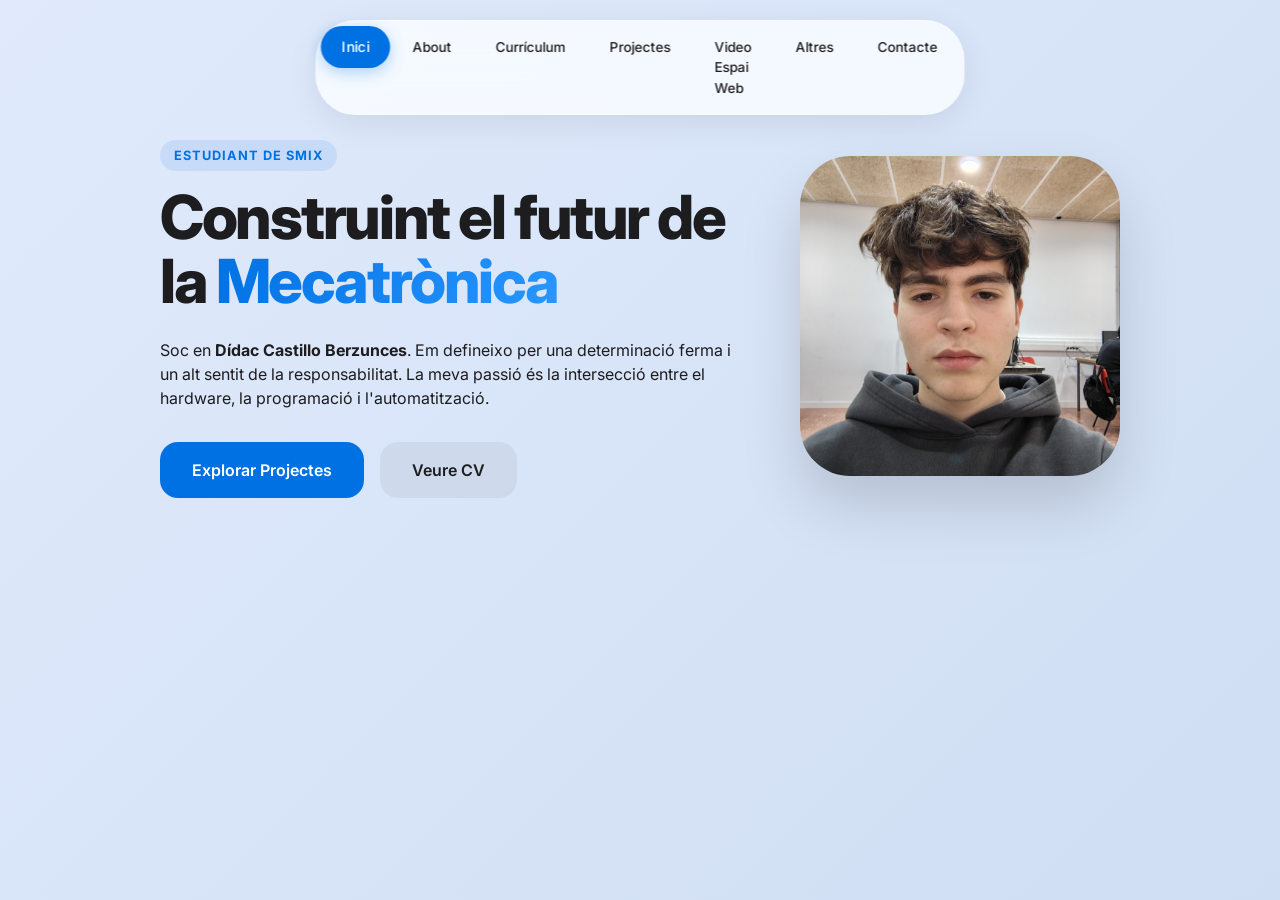
<file: index.html>
<!DOCTYPE html>
<html lang="ca">
<head>
    <meta charset="UTF-8">
    <meta name="viewport" content="width=device-width, initial-scale=1.0">
    <title>Dídac Castillo | Portfoli IT</title>
    <link rel="stylesheet" href="Paginas web pruebas/style.css">
    <link href="https://fonts.googleapis.com/css2?family=Inter:wght@400;500;600;700;800&display=swap" rel="stylesheet">
</head>
<body>

    <nav class="navbar">
        <div class="nav-container">
            <ul class="nav-links">
                <li><a href="index.html" class="active">Inici</a></li>
                <li><a href="Paginas web pruebas/about.html">About</a></li>
                <li><a href="Paginas web pruebas/cv.html">Currículum</a></li>
                <li><a href="Paginas web pruebas/projectes.html">Projectes</a></li>
                <li><a href="Paginas web pruebas/videoespaiweb.html">Video Espai Web</a></li>
                <li><a href="Paginas web pruebas/altres.html">Altres</a></li>
                <li><a href="Paginas web pruebas/contacte.html">Contacte</a></li>
            </ul>
        </div>
    </nav>

    <main class="container">
        <header class="hero-wrapper">
            <div class="hero-content">
                <span class="badge">Estudiant de SMIX</span>
                <h1>Construint el futur de la <span class="highlight">Mecatrònica</span></h1>
                <p>
                    Soc en <strong>Dídac Castillo Berzunces</strong>. Em defineixo per una determinació ferma i un alt sentit de la responsabilitat. 
                    La meva passió és la intersecció entre el hardware, la programació i l'automatització.
                </p>
                <div class="cta-group">
                    <a href="projectes.html" class="btn btn-primary">Explorar Projectes</a>
                    <a href="cv.html" class="btn btn-outline">Veure CV</a>
                </div>
            </div>

            <div class="hero-visual">
                <img src="Paginas web pruebas/IMG_20260318_125308.jpg" alt="Dídac Castillo" class="hero-img">
            </div>
        </header>

        <section class="purpose-bar">
        </section>
    </main>

</body>
</html>
</file>
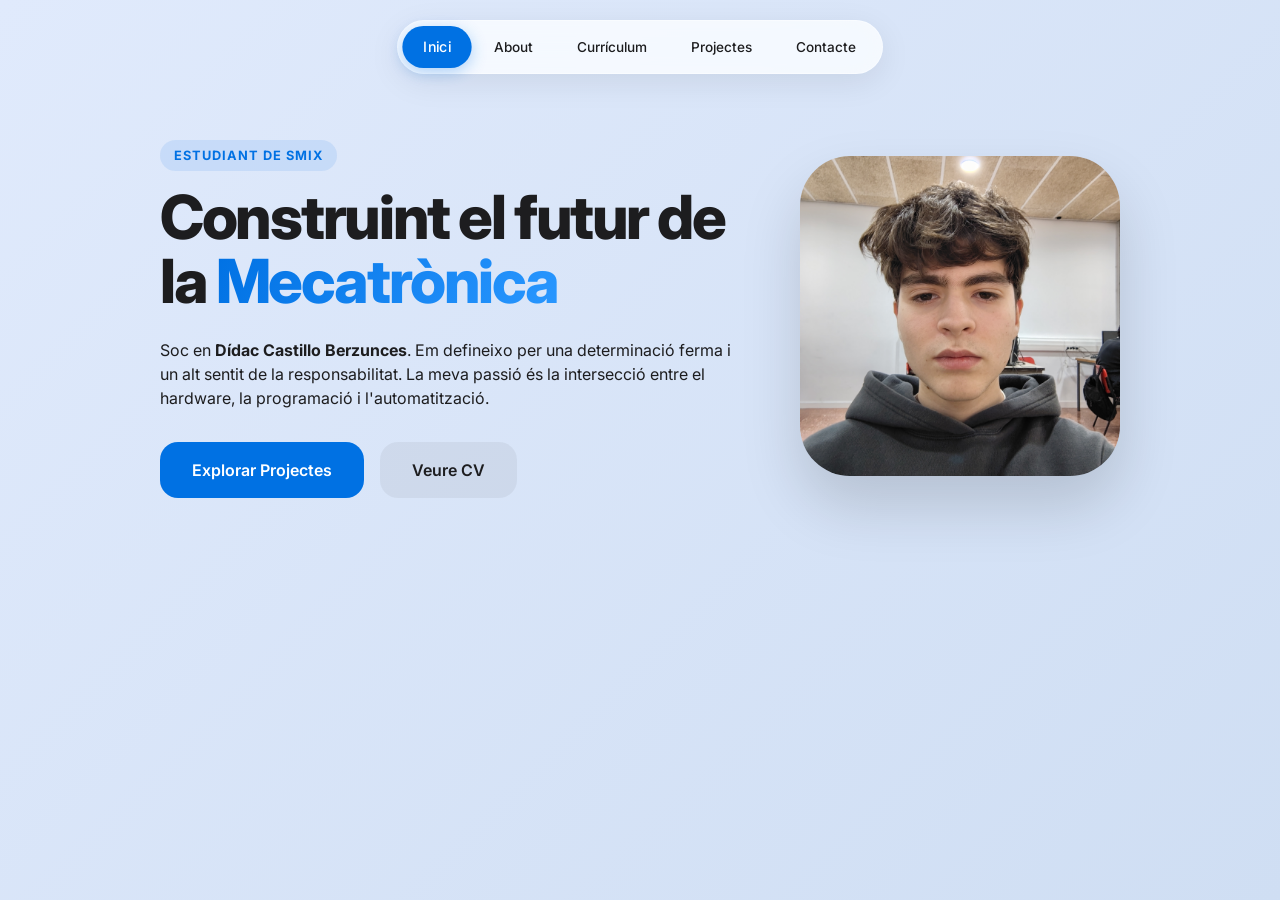
<file: Paginas web pruebas/index.html>
<!DOCTYPE html>
<html lang="ca">
<head>
    <meta charset="UTF-8">
    <meta name="viewport" content="width=device-width, initial-scale=1.0">
    <title>Dídac Castillo | Portfoli IT</title>
    <link rel="stylesheet" href="style.css">
    <link href="https://fonts.googleapis.com/css2?family=Inter:wght@400;500;600;700;800&display=swap" rel="stylesheet">
</head>
<body>

    <nav class="navbar">
        <div class="nav-container">
            <ul class="nav-links">
                <li><a href="index.html" class="active">Inici</a></li>
                <li><a href="about.html">About</a></li>
                <li><a href="cv.html">Currículum</a></li>
                <li><a href="projectes.html">Projectes</a></li>
                <li><a href="contacte.html">Contacte</a></li>
            </ul>
        </div>
    </nav>

    <main class="container">
        <header class="hero-wrapper">
            <div class="hero-content">
                <span class="badge">Estudiant de SMIX</span>
                <h1>Construint el futur de la <span class="highlight">Mecatrònica</span></h1>
                <p>
                    Soc en <strong>Dídac Castillo Berzunces</strong>. Em defineixo per una determinació ferma i un alt sentit de la responsabilitat. 
                    La meva passió és la intersecció entre el hardware, la programació i l'automatització.
                </p>
                <div class="cta-group">
                    <a href="projectes.html" class="btn btn-primary">Explorar Projectes</a>
                    <a href="cv.html" class="btn btn-outline">Veure CV</a>
                </div>
            </div>

            <div class="hero-visual">
                <img src="IMG_20260318_125308.jpg" alt="Dídac Castillo" class="hero-img">
            </div>
        </header>

        <section class="purpose-bar">
        </section>
    </main>

</body>
</html>
</file>
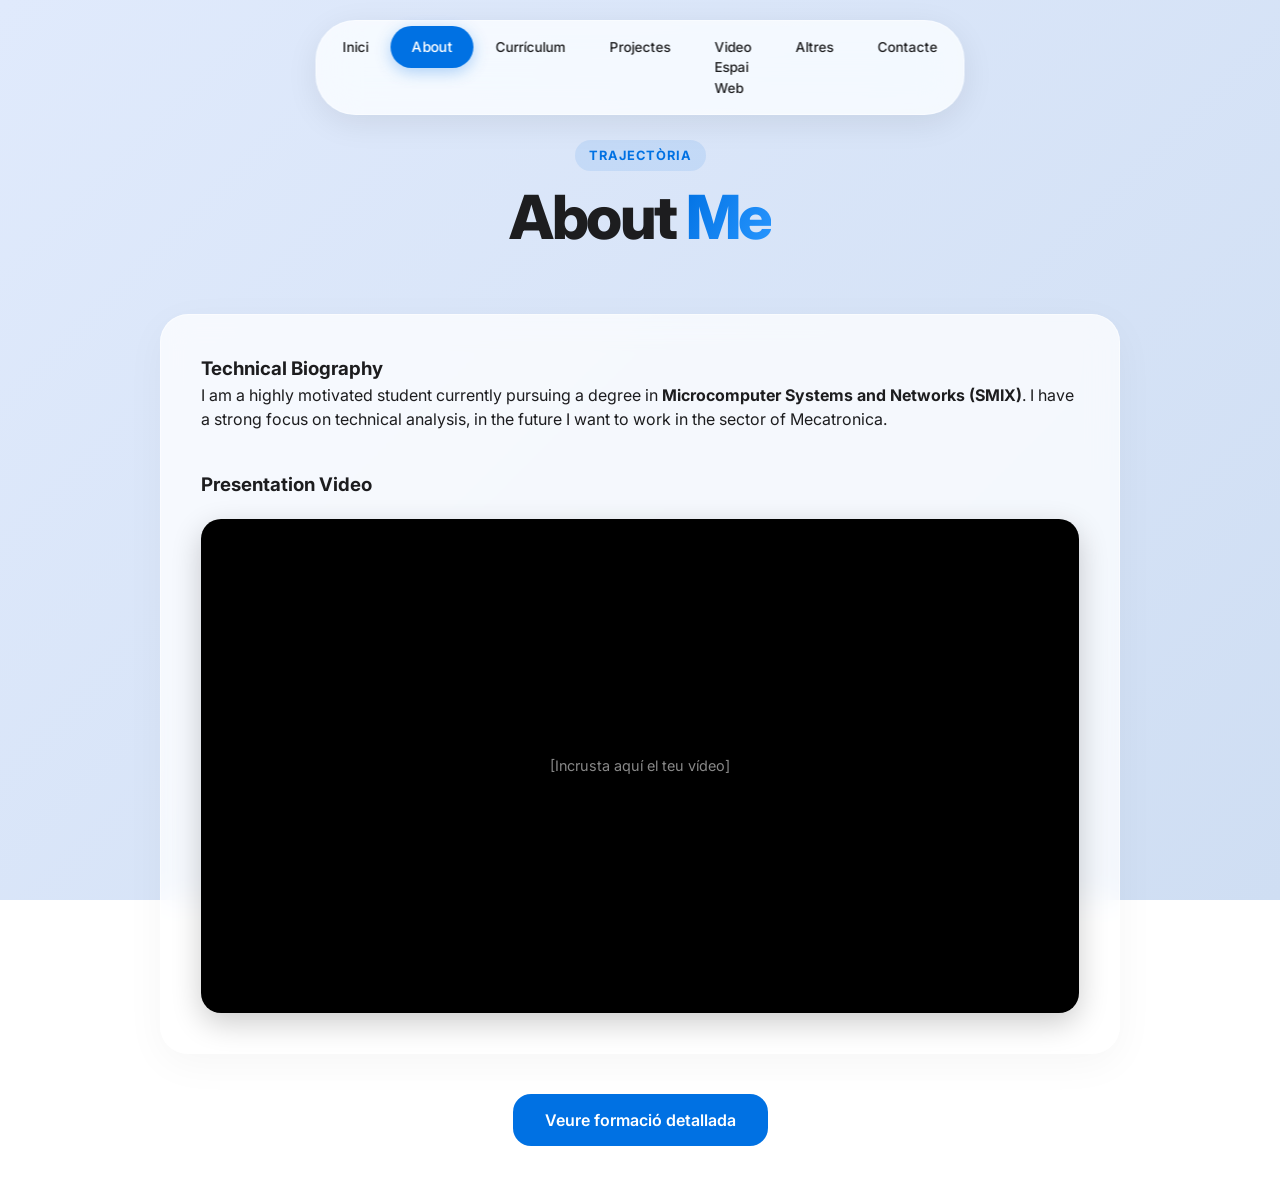
<file: Paginas web pruebas/about.html>
<!DOCTYPE html>
<html lang="ca">
<head>
    <meta charset="UTF-8">
    <meta name="viewport" content="width=device-width, initial-scale=1.0">
    <title>Sobre mi | Dídac Castillo</title>
    <link rel="stylesheet" href="style.css">
    <link href="https://fonts.googleapis.com/css2?family=Inter:wght@400;500;600;700;800&display=swap" rel="stylesheet">
</head>
<body>

    <nav class="navbar">
        <div class="nav-container">
            <ul class="nav-links">
                <li><a href="../index.html">Inici</a></li>
                <li><a href="about.html" class="active">About</a></li>
                <li><a href="cv.html">Currículum</a></li>
                <li><a href="projectes.html">Projectes</a></li>
                <li><a href="videoespaiweb.html">Video Espai Web</a></li>
                <li><a href="altres.html">Altres</a></li>
                <li><a href="contacte.html">Contacte</a></li>
            </ul>
        </div>
    </nav>

    <main class="container">
        <header style="text-align: center; margin-bottom: 40px;">
            <span class="badge">Trajectòria</span>
            <h1>About <span class="highlight">Me</span></h1>
        </header>

        <section class="glass-card">
            <h3>Technical Biography</h3>
            <p>
                I am a highly motivated student currently pursuing a degree in <strong>Microcomputer Systems and Networks (SMIX)</strong>. 
                I have a strong focus on technical analysis, in the future I want to work in the sector of Mecatronica.
            </p>
            
            <div style="margin-top: 40px;">
                <h3 style="margin-bottom: 20px;">Presentation Video</h3>

                <div class="video-container" style="position: relative; padding-bottom: 56.25%; height: 0; overflow: hidden; border-radius: 20px; background: #000; box-shadow: 0 10px 30px rgba(0,0,0,0.2);">
                    <div style="position: absolute; top: 50%; left: 50%; transform: translate(-50%, -50%); color: #fff; text-align: center; width: 100%;">
                        <p style="color: #888; font-size: 0.9rem;">[Incrusta aquí el teu vídeo]</p>
                
                    </div>
                </div>
            </div>
        </section>

        <div style="margin-top: 30px;">
            <a href="cv.html" class="btn btn-primary">Veure formació detallada</a>
        </div>
    </main>

</body>
</html>
</file>
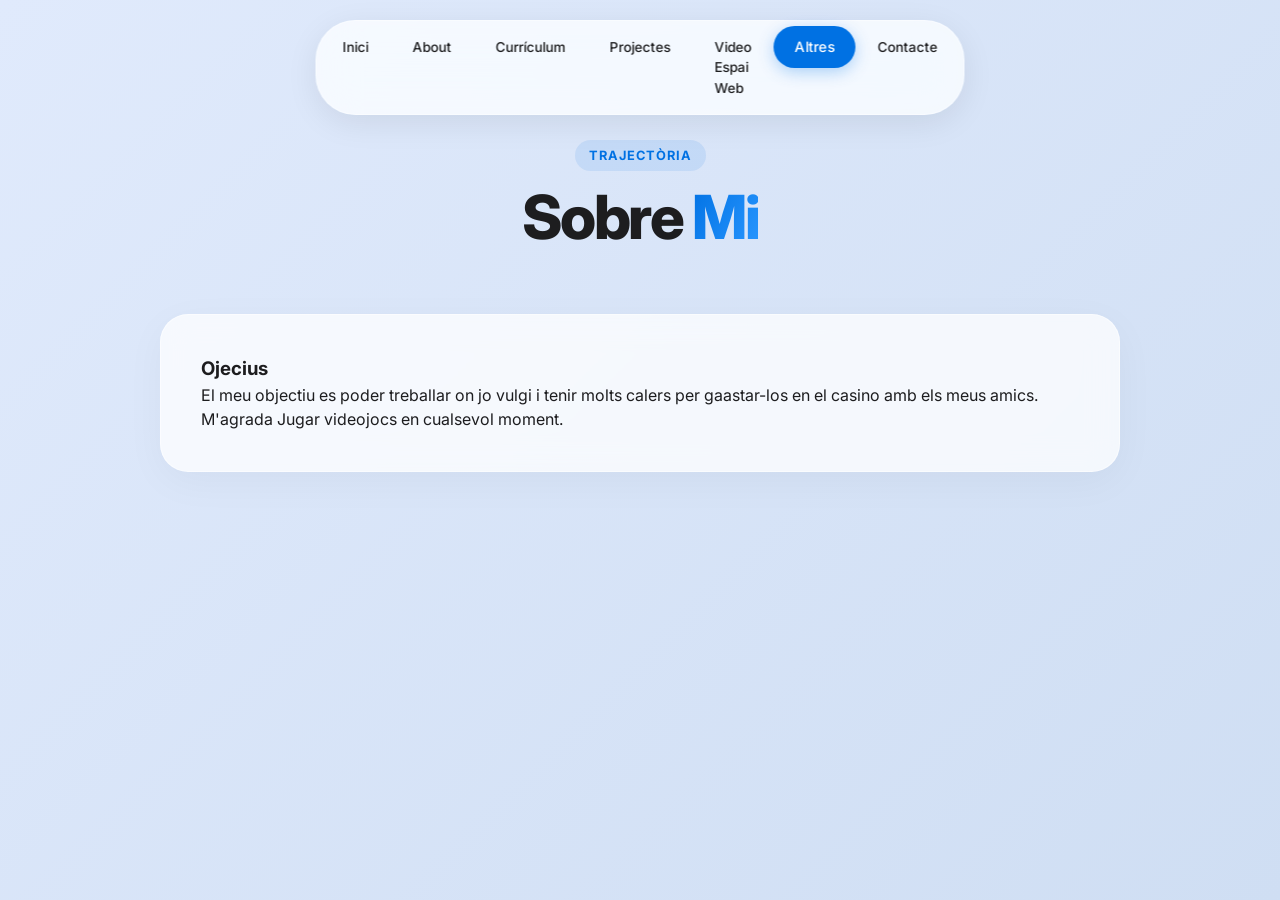
<file: Paginas web pruebas/altres.html>
<!DOCTYPE html>
<html lang="ca">
<head>
    <meta charset="UTF-8">
    <meta name="viewport" content="width=device-width, initial-scale=1.0">
    <title>Sobre mi | Dídac Castillo</title>
    <link rel="stylesheet" href="style.css">
    <link href="https://fonts.googleapis.com/css2?family=Inter:wght@400;500;600;700;800&display=swap" rel="stylesheet">
</head>
<body>

    <nav class="navbar">
        <div class="nav-container">
            <ul class="nav-links">
                <li><a href="../index.html">Inici</a></li>
                <li><a href="about.html">About</a></li>
                <li><a href="cv.html">Currículum</a></li>
                <li><a href="projectes.html">Projectes</a></li>
                <li><a href="videoespaiweb.html">Video Espai Web</a></li>
                <li><a href="altres.html" class="active">Altres</a></li>
                <li><a href="contacte.html">Contacte</a></li>
            </ul>
        </div>
    </nav>

    <main class="container">
        <header style="text-align: center; margin-bottom: 40px;">
            <span class="badge">Trajectòria</span>
            <h1>Sobre <span class="highlight">Mi</span></h1>
        </header>

        <section class="glass-card">
            <h3>Ojecius</h3>
            <p>
              El meu objectiu es poder treballar on jo vulgi i tenir molts calers per gaastar-los en el casino amb els meus amics.
              M'agrada Jugar videojocs en cualsevol moment.
            </p>
</file>
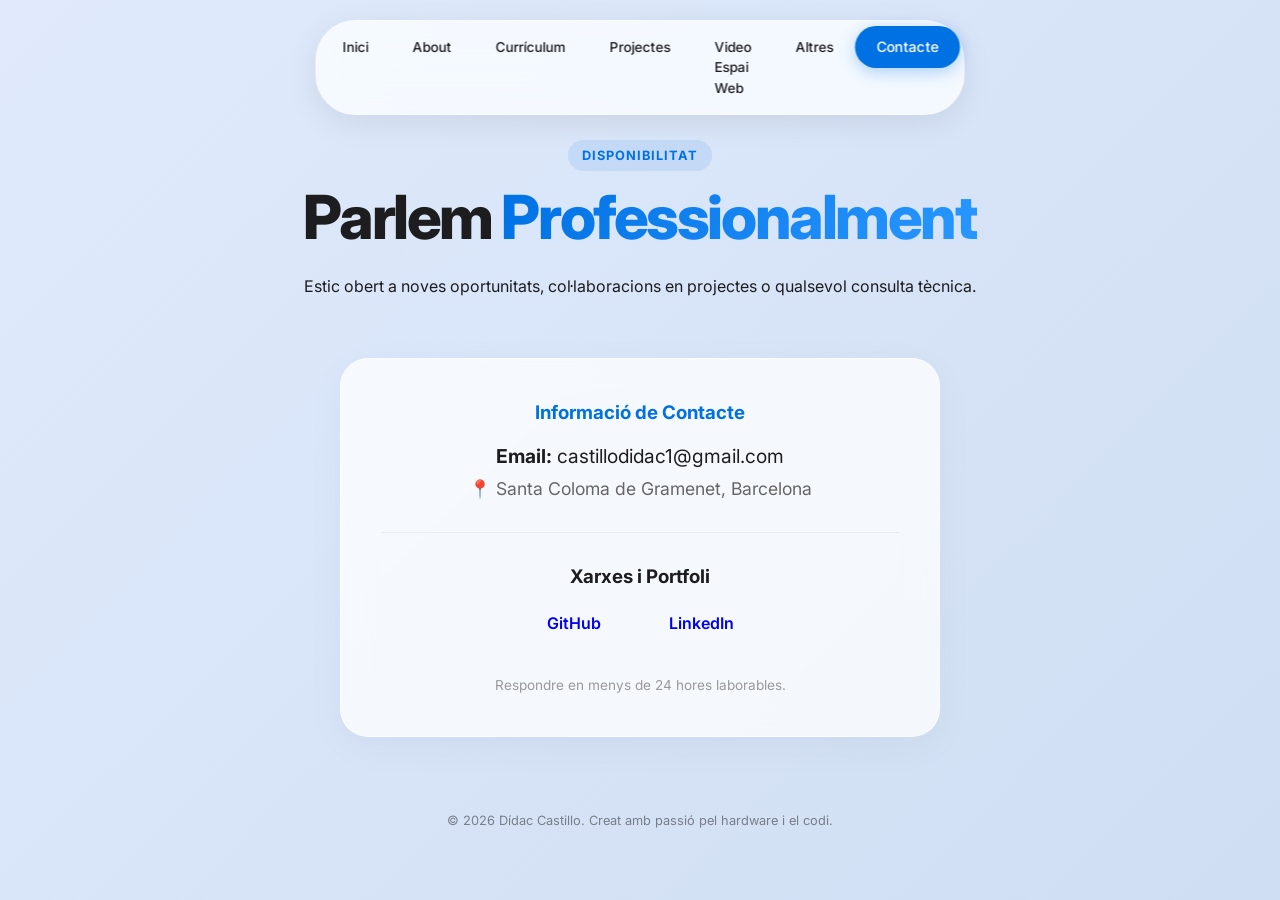
<file: Paginas web pruebas/contacte.html>
<!DOCTYPE html>
<html lang="ca">
<head>
    <meta charset="UTF-8">
    <meta name="viewport" content="width=device-width, initial-scale=1.0">
    <title>Contacte | Dídac Castillo</title>
    <link rel="stylesheet" href="style.css">
    <link href="https://fonts.googleapis.com/css2?family=Inter:wght@400;500;600;700;800&display=swap" rel="stylesheet">
</head>
<body>

    <nav class="navbar">
        <div class="nav-container">
            <ul class="nav-links">
                <li><a href="../index.html">Inici</a></li>
                <li><a href="about.html">About</a></li>
                <li><a href="cv.html">Currículum</a></li>
                <li><a href="projectes.html">Projectes</a></li>
                <li><a href="videoespaiweb.html">Video Espai Web</a></li>
                <li><a href="altres.html">Altres</a></li>
                <li><a href="contacte.html" class="active">Contacte</a></li>
            </ul>
        </div>
    </nav>

    <main class="container">
        <header style="text-align: center; margin-bottom: 40px;">
            <span class="badge">Disponibilitat</span>
            <h1>Parlem <span class="highlight">Professionalment</span></h1>
            <p style="margin: 20px auto;">Estic obert a noves oportunitats, col·laboracions en projectes o qualsevol consulta tècnica.</p>
        </header>

        <section class="glass-card" style="text-align: center; max-width: 600px;">
            <div style="margin-bottom: 30px;">
                <h3 style="margin-bottom: 15px; color: var(--apple-blue);">Informació de Contacte</h3>
                <p style="font-size: 1.2rem; margin-bottom: 5px;">
                    <strong>Email:</strong> <a href="mailto:castillodidac1@gmail.com" style="text-decoration: none; color: inherit;">castillodidac1@gmail.com</a>
                </p>
                <p style="font-size: 1.1rem; color: #666;">
                    📍 Santa Coloma de Gramenet, Barcelona
                </p>
            </div>

            <hr style="border: 0; border-top: 1px solid rgba(0,0,0,0.05); margin: 30px 0;">

            <h3 style="margin-bottom: 20px;">Xarxes i Portfoli</h3>
            <div class="social-links">
                <a href="https://github.com/dicabe25-cmyk" target="_blank" class="btn">GitHub</a>
                <a href="#" target="_blank" class="btn">LinkedIn</a>
            </div>
            
            <p style="margin-top: 40px; font-size: 0.85rem; color: #999;">
                Respondre en menys de 24 hores laborables.
            </p>
        </section>

        <footer style="margin-top: 50px; opacity: 0.5; font-size: 0.8rem;">
            © 2026 Dídac Castillo. Creat amb passió pel hardware i el codi.
        </footer>
    </main>

</body>
</html>
</file>
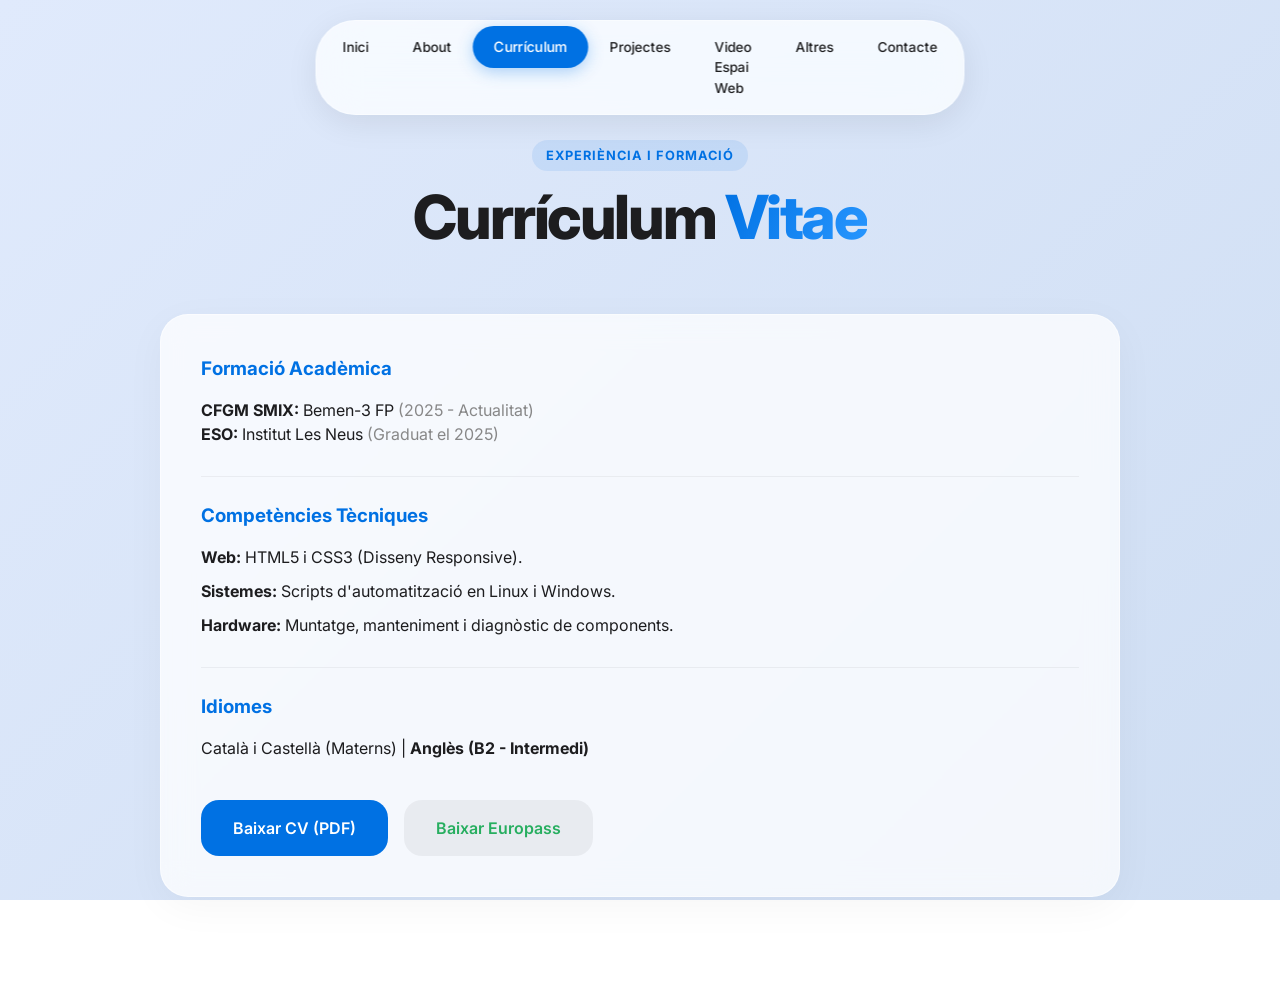
<file: Paginas web pruebas/cv.html>
<!DOCTYPE html>
<html lang="ca">
<head>
    <meta charset="UTF-8">
    <meta name="viewport" content="width=device-width, initial-scale=1.0">
    <title>Currículum | Dídac Castillo</title>
    <link rel="stylesheet" href="style.css">
    <link href="https://fonts.googleapis.com/css2?family=Inter:wght@400;500;600;700;800&display=swap" rel="stylesheet">
</head>
<body>

    <nav class="navbar">
        <div class="nav-container">
            <ul class="nav-links">
                <li><a href="../index.html">Inici</a></li>
                <li><a href="about.html">About</a></li>
                <li><a href="cv.html" class="active">Currículum</a></li>
                <li><a href="projectes.html">Projectes</a></li>
                <li><a href="videoespaiweb.html">Video Espai Web</a></li>
                <li><a href="altres.html">Altres</a></li>
                <li><a href="contacte.html">Contacte</a></li>
            </ul>
        </div>
    </nav>

    <main class="container">
        <header style="text-align: center; margin-bottom: 40px;">
            <span class="badge">Experiència i Formació</span>
            <h1>Currículum <span class="highlight">Vitae</span></h1>
        </header>

        <section class="glass-card">
            <div style="margin-bottom: 30px;">
                <h3 style="color: var(--apple-blue); margin-bottom: 15px;">Formació Acadèmica</h3>
                <p><strong>CFGM SMIX:</strong> Bemen-3 FP <span style="color: #888;">(2025 - Actualitat)</span></p>
                <p><strong>ESO:</strong> Institut Les Neus <span style="color: #888;">(Graduat el 2025)</span></p>
            </div>

            <hr style="border: 0; border-top: 1px solid rgba(0,0,0,0.05); margin: 25px 0;">

            <div style="margin-bottom: 30px;">
                <h3 style="color: var(--apple-blue); margin-bottom: 15px;">Competències Tècniques</h3>
                <ul style="list-style: none;">
                    <li style="margin-bottom: 10px;"> <strong>Web:</strong> HTML5 i CSS3 (Disseny Responsive).</li>
                    <li style="margin-bottom: 10px;"> <strong>Sistemes:</strong> Scripts d'automatització en Linux i Windows.</li>
                    <li style="margin-bottom: 10px;"> <strong>Hardware:</strong> Muntatge, manteniment i diagnòstic de components.</li>
                </ul>
            </div>

            <hr style="border: 0; border-top: 1px solid rgba(0,0,0,0.05); margin: 25px 0;">

            <div style="margin-bottom: 30px;">
                <h3 style="color: var(--apple-blue); margin-bottom: 15px;">Idiomes</h3>
                <p>Català i Castellà (Materns) | <strong>Anglès (B2 - Intermedi)</strong></p>
            </div>

            <div class="cta-group" style="justify-content: flex-start; margin-top: 40px;">
                <a href="Curriculum Vitae.pdf" class="btn btn-primary" download>
                    Baixar CV (PDF)
                </a>
                <a href="Europass.pdf" class="btn btn-outline" style="border-color: #27ae60; color: #27ae60;" download>
                    Baixar Europass
                </a>
            </div>
        </section>
    </main>

</body>
</html>
</file>
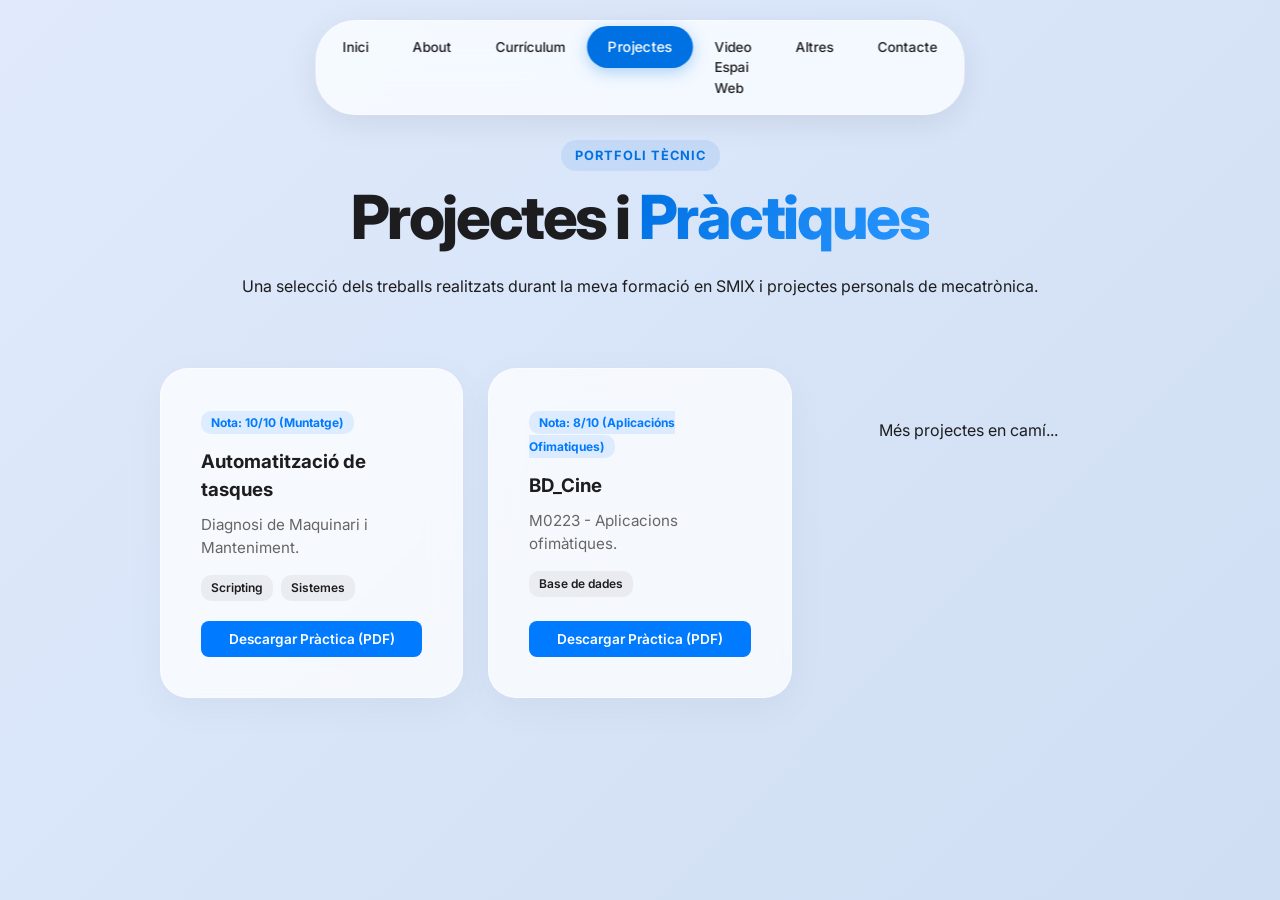
<file: Paginas web pruebas/projectes.html>
<!DOCTYPE html>
<html lang="ca">
<head>
    <meta charset="UTF-8">
    <meta name="viewport" content="width=device-width, initial-scale=1.0">
    <title>Projectes | Dídac Castillo</title>
    <link rel="stylesheet" href="style.css">
    <link href="https://fonts.googleapis.com/css2?family=Inter:wght@400;500;600;700;800&display=swap" rel="stylesheet">
</head>
<body>

    <nav class="navbar">
        <div class="nav-container">
            <ul class="nav-links">
                <li><a href="../index.html">Inici</a></li>
                <li><a href="about.html">About</a></li>
                <li><a href="cv.html">Currículum</a></li>
                <li><a href="projectes.html" class="active">Projectes</a></li>
                <li><a href="videoespaiweb.html">Video Espai Web</a></li>
                <li><a href="altres.html">Altres</a></li>
                <li><a href="contacte.html">Contacte</a></li>
            </ul>
        </div>
    </nav>

    <main class="container">
        <header style="text-align: center; margin-bottom: 50px;">
            <span class="badge">Portfoli Tècnic</span>
            <h1>Projectes i <span class="highlight">Pràctiques</span></h1>
            <p style="margin: 20px auto;">Una selecció dels treballs realitzats durant la meva formació en SMIX i projectes personals de mecatrònica.</p>
        </header>

        <div style="display: grid; grid-template-columns: repeat(auto-fit, minmax(300px, 1fr)); gap: 25px; width: 100%;">
            
            <article class="glass-card" style="margin-bottom: 0; display: flex; flex-direction: column; justify-content: space-between;">
                <div>
                    <div style="margin-bottom: 15px;">
                        <span style="font-size: 0.75rem; padding: 4px 10px; background: rgba(0, 122, 255, 0.1); color: #007aff; border-radius: 10px; font-weight: 700;">
                            Nota: 10/10 (Muntatge)
                        </span>
                    </div>

                    <h3 style="margin-bottom: 10px;">Automatització de tasques</h3>
                    <p style="font-size: 0.95rem; color: #666; margin-bottom: 15px;">Diagnosi de Maquinari i

Manteniment.</p>
                    
                    <div style="display: flex; gap: 8px; margin-bottom: 20px;">
                        <span style="font-size: 0.75rem; padding: 4px 10px; background: rgba(0,0,0,0.05); border-radius: 10px; font-weight: 600;">Scripting</span>
                        <span style="font-size: 0.75rem; padding: 4px 10px; background: rgba(0,0,0,0.05); border-radius: 10px; font-weight: 600;">Sistemes</span>
                    </div>
                </div>

                <div>
                    <a href="T4A - Castilllo, Didac.docx.pdf" class="btn btn-primary" download style="display: inline-block; text-decoration: none; font-size: 0.85rem; padding: 8px 16px; background-color: #007aff; color: white; border-radius: 8px; font-weight: 600; text-align: center; width: 100%; box-sizing: border-box;">
                        Descargar Pràctica (PDF)
                    </a>
                </div>
            </article>

            <article class="glass-card" style="margin-bottom: 0; display: flex; flex-direction: column; justify-content: space-between;">
                   <div>
                    <div style="margin-bottom: 15px;">
                        <span style="font-size: 0.75rem; padding: 4px 10px; background: rgba(0, 122, 255, 0.1); color: #007aff; border-radius: 10px; font-weight: 700;">
                            Nota: 8/10 (Aplicacións Ofimatiques)
                        </span>
                    </div>

                    <h3 style="margin-bottom: 10px;">BD_Cine</h3>
                    <p style="font-size: 0.95rem; color: #666; margin-bottom: 15px;">M0223 - Aplicacions ofimàtiques.</p>
                    
                    <div style="display: flex; gap: 8px; margin-bottom: 20px;">
                        <span style="font-size: 0.75rem; padding: 4px 10px; background: rgba(0,0,0,0.05); border-radius: 10px; font-weight: 600;">Base de dades</span>
                    </div>
                </div>

                <div>
                    <a href="M0223_RA4_ActivitatBDCinema_Castillo_Didac.docx.pdf" class="btn btn-primary" download style="display: inline-block; text-decoration: none; font-size: 0.85rem; padding: 8px 16px; background-color: #007aff; color: white; border-radius: 8px; font-weight: 600; text-align: center; width: 100%; box-sizing: border-box;">
                        Descargar Pràctica (PDF)
                    </a>
                </div>
            </article>
        <div style="margin-top: 50px; text-align: center;">
            <p style="font-size: 1rem;">Més projectes en camí...</p>
        </div>
    </main>

</body>
</html>
</file>
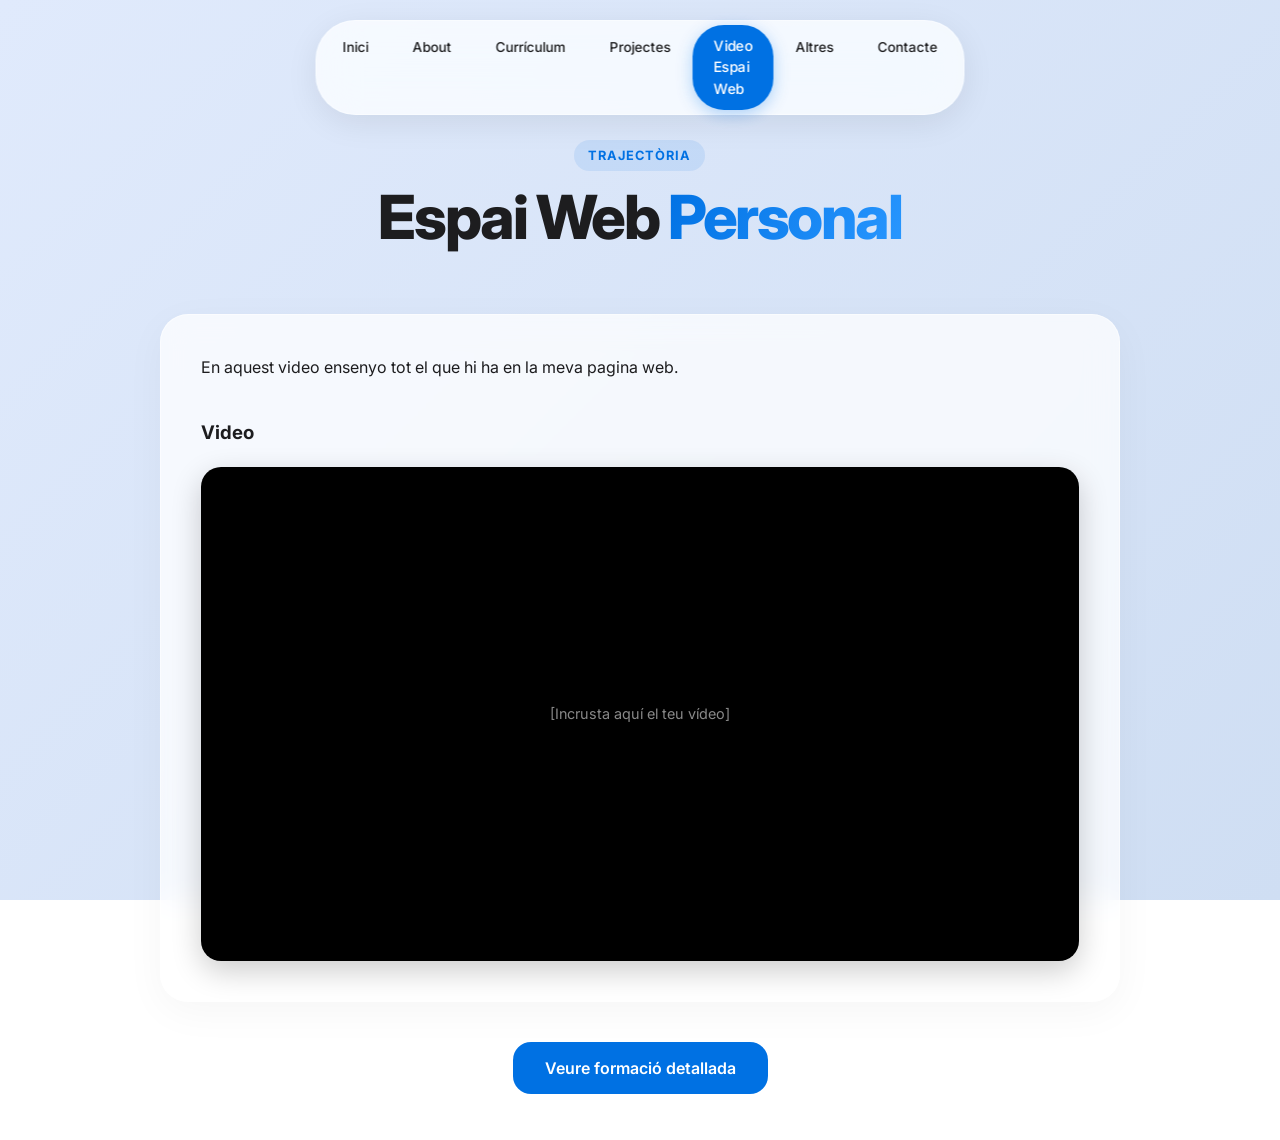
<file: Paginas web pruebas/videoespaiweb.html>
<!DOCTYPE html>
<html lang="ca">
<head>
    <meta charset="UTF-8">
    <meta name="viewport" content="width=device-width, initial-scale=1.0">
    <title>Sobre mi | Dídac Castillo</title>
    <link rel="stylesheet" href="style.css">
    <link href="https://fonts.googleapis.com/css2?family=Inter:wght@400;500;600;700;800&display=swap" rel="stylesheet">
</head>
<body>

    <nav class="navbar">
        <div class="nav-container">
            <ul class="nav-links">
                <li><a href="../index.html">Inici</a></li>
                <li><a href="about.html">About</a></li>
                <li><a href="cv.html">Currículum</a></li>
                <li><a href="projectes.html">Projectes</a></li>
                <li><a href="videoespaiweb.html" class="active">Video Espai Web</a></li>
                <li><a href="altres.html">Altres</a></li>
                <li><a href="contacte.html">Contacte</a></li>
            </ul>
        </div>
    </nav>

    <main class="container">
        <header style="text-align: center; margin-bottom: 40px;">
            <span class="badge">Trajectòria</span>
            <h1>Espai Web <span class="highlight">Personal</span></h1>
        </header>

        <section class="glass-card">
            <p>
                En aquest video ensenyo tot el que hi ha en la meva pagina web.
            </p>
            
            <div style="margin-top: 40px;">
                <h3 style="margin-bottom: 20px;">Video</h3>

                <div class="video-container" style="position: relative; padding-bottom: 56.25%; height: 0; overflow: hidden; border-radius: 20px; background: #000; box-shadow: 0 10px 30px rgba(0,0,0,0.2);">
                    <div style="position: absolute; top: 50%; left: 50%; transform: translate(-50%, -50%); color: #fff; text-align: center; width: 100%;">
                        <p style="color: #888; font-size: 0.9rem;">[Incrusta aquí el teu vídeo]</p>
                
                    </div>
                </div>
            </div>
        </section>

        <div style="margin-top: 30px;">
            <a href="cv.html" class="btn btn-primary">Veure formació detallada</a>
        </div>
    </main>

</body>
</html>
</file>
<file: Paginas web pruebas/style.css>
/* 1. CONFIGURACIÓN BASE Y VARIABLES */
:root {
    --apple-blue: #0071e3;
    --apple-gray: #1d1d1f;
    --apple-light-gray: #f5f5f7;
    --glass-bg: rgba(255, 255, 255, 0.75);
    --transition-smooth: all 0.5s cubic-bezier(0.16, 1, 0.3, 1);
}

* {
    margin: 0;
    padding: 0;
    box-sizing: border-box;
    -webkit-font-smoothing: antialiased;
}

body {
    font-family: 'Inter', -apple-system, BlinkMacSystemFont, sans-serif;
    background: linear-gradient(135deg, #e0eafc 0%, #cfdef3 100%);
    background-attachment: fixed;
    color: var(--apple-gray);
    line-height: 1.5;
    overflow-x: hidden;
}

/* NAVBAR DINÁMICA ESTILO ISLA */
.navbar {
    position: fixed;
    top: 20px;
    left: 50%;
    transform: translateX(-50%);
    background: var(--glass-bg);
    backdrop-filter: blur(20px) saturate(180%);
    -webkit-backdrop-filter: blur(20px) saturate(180%);
    border-radius: 40px;
    padding: 6px;
    z-index: 2000;
    border: 1px solid rgba(255, 255, 255, 0.4);
    box-shadow: 0 8px 32px rgba(0, 0, 0, 0.08);
    /* Animación de entrada de la isla completa */
    animation: islandAppear 0.6s cubic-bezier(0.23, 1, 0.32, 1);
}

.nav-links {
    display: flex;
    list-style: none;
    gap: 4px;
    position: relative;
}

.nav-links a {
    text-decoration: none;
    color: var(--apple-gray);
    font-size: 0.85rem;
    font-weight: 500;
    padding: 10px 22px;
    border-radius: 30px;
    position: relative;
    display: inline-block;
    transition: all 0.4s cubic-bezier(0.16, 1, 0.3, 1); /* Transición fluida */
}

/* El estado activo con efecto de expansión */
.nav-links a.active {
    background: var(--apple-blue);
    color: white !important;
    box-shadow: 0 4px 15px rgba(0, 113, 227, 0.3);
    transform: scale(1.05); /* Un poco más grande para dar profundidad */
}

/* Efecto hover fluido que imita el movimiento */
.nav-links a:hover:not(.active) {
    background: rgba(0, 0, 0, 0.05);
    transform: translateY(-1px);
}

/* Animación de la "Isla" al cargar */
@keyframes islandAppear {
    from { 
        transform: translateX(-50%) scale(0.8); 
        opacity: 0; 
        filter: blur(10px);
    }
    to { 
        transform: translateX(-50%) scale(1); 
        opacity: 1; 
        filter: blur(0);
    }
}
.nav-links {
    display: flex;
    list-style: none;
    gap: 4px;
}

.nav-links a {
    text-decoration: none;
    color: var(--apple-gray);
    font-size: 0.85rem;
    font-weight: 500;
    padding: 10px 20px;
    border-radius: 30px;
    transition: var(--transition-smooth);
}

.nav-links a:hover {
    background: rgba(0, 0, 0, 0.04);
}

.nav-links a.active {
    background: var(--apple-blue);
    color: white !important;
    box-shadow: 0 4px 15px rgba(0, 113, 227, 0.3);
}

/* 3. CONTENEDORES Y ESTRUCTURA */
.container {
    max-width: 1000px;
    margin: 140px auto 60px;
    padding: 0 20px;
    display: flex;
    flex-direction: column;
    align-items: center;
    animation: fadeInBlur 1s var(--transition-smooth) forwards;
}

/* Layout para el Hero (Index) */
.hero-wrapper {
    display: flex;
    align-items: center;
    gap: 60px;
    text-align: left;
}

/* 4. TARJETAS CON EFECTO HOVER */
.glass-card, .card {
    background: var(--glass-bg);
    backdrop-filter: blur(15px);
    border-radius: 28px;
    padding: 40px;
    width: 100%;
    margin-bottom: 24px;
    border: 1px solid rgba(255, 255, 255, 0.5);
    box-shadow: 0 10px 40px rgba(0, 0, 0, 0.04);
    transition: transform 0.4s ease, box-shadow 0.4s ease;
}

.glass-card:hover, .card:hover {
    transform: translateY(-5px);
    box-shadow: 0 20px 50px rgba(0, 0, 0, 0.1);
}

/* 5. TIPOGRAFÍA Y BOTONES */
h1 {
    font-size: 3.8rem;
    font-weight: 800;
    letter-spacing: -0.04em;
    line-height: 1.05;
    margin-bottom: 24px;
}

.highlight {
    background: linear-gradient(120deg, #0071e3, #2997ff);
    -webkit-background-clip: text;
    -webkit-text-fill-color: transparent;
}

.badge {
    display: inline-block;
    padding: 6px 14px;
    background: rgba(0, 113, 227, 0.1);
    color: var(--apple-blue);
    border-radius: 20px;
    font-size: 0.8rem;
    font-weight: 700;
    margin-bottom: 15px;
    text-transform: uppercase;
    letter-spacing: 1px;
}

.cta-group {
    display: flex;
    gap: 16px;
    margin-top: 32px;
}

.btn {
    padding: 16px 32px;
    border-radius: 18px;
    text-decoration: none;
    font-weight: 600;
    font-size: 1rem;
    transition: var(--transition-smooth);
}

.btn-primary {
    background: var(--apple-blue);
    color: white;
}

.btn-primary:hover {
    background: #0077ed;
    transform: scale(1.03);
}

.btn-outline {
    background: rgba(0, 0, 0, 0.05);
    color: var(--apple-gray);
}

.btn-outline:hover {
    background: rgba(0, 0, 0, 0.08);
}

/* 6. IMAGEN DE PERFIL */
.hero-img {
    width: 320px;
    height: 320px;
    border-radius: 50px;
    object-fit: cover;
    box-shadow: 0 30px 60px rgba(0,0,0,0.15);
    transition: var(--transition-smooth);
}

.hero-img:hover {
    transform: scale(1.02) rotate(1deg);
}

/* 7. ANIMACIONES */
@keyframes slideDown {
    from { transform: translate(-50%, -100px); opacity: 0; }
    to { transform: translate(-50%, 0); opacity: 1; }
}

@keyframes fadeInBlur {
    from { opacity: 0; filter: blur(10px); transform: translateY(30px); }
    to { opacity: 1; filter: blur(0); transform: translateY(0); }
}

/* 8. RESPONSIVE */
@media (max-width: 768px) {
    .hero-wrapper {
        flex-direction: column-reverse;
        text-align: center;
        gap: 30px;
    }
    
    h1 { font-size: 2.5rem; }
    
    .hero-img {
        width: 200px;
        height: 200px;
        border-radius: 40px;
    }

    .cta-group {
        flex-direction: column;
    }

    .navbar {
        width: 95%;
        top: 10px;
    }
    
    .nav-links a {
        padding: 8px 12px;
        font-size: 0.75rem;
    }
}
</file>
